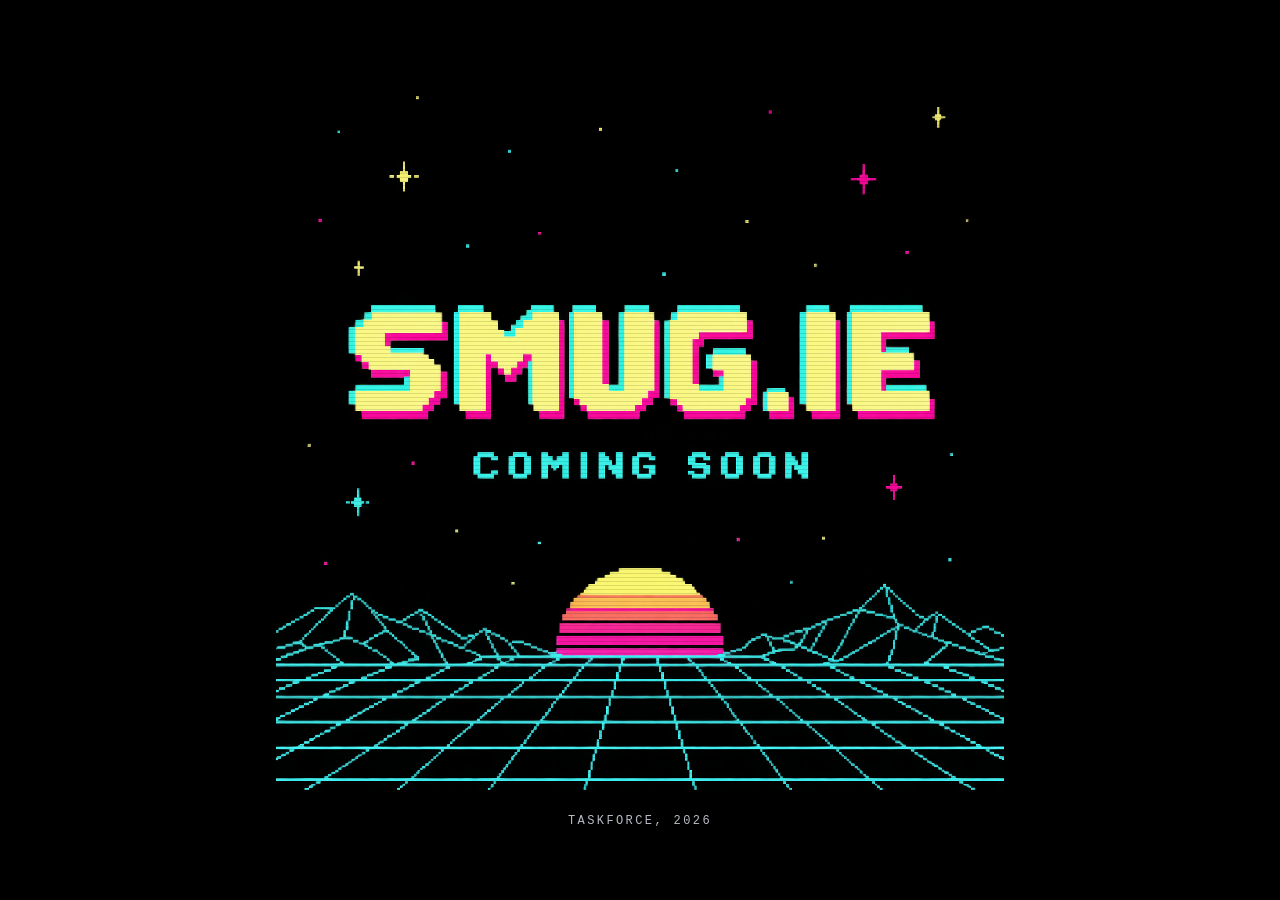
<file: index.html>
<!doctype html>
<html lang="en">
<head>
  <meta charset="utf-8">
  <meta name="viewport" content="width=device-width, initial-scale=1">
  <meta name="theme-color" content="#000000">
  <meta name="description" content="Smug.ie — coming soon. Taskforce, 2026.">
  <title>Smug.ie — Coming soon</title>
  <style>
    * { box-sizing: border-box; }
    html { background: #000; color-scheme: dark; }
    body { margin: 0; min-height: 100vh; min-height: 100svh; display: grid; place-items: center; background: #000; color: #b9bbc5; font-family: 'Courier New', monospace; }
    main { width: min(100%, 760px); padding: 20px 16px 28px; text-align: center; }
    .screen { position: relative; overflow: hidden; }
    img { display: block; width: 100%; height: auto; max-height: calc(100svh - 100px); object-fit: contain; image-rendering: pixelated; }
    .screen::after { content: ''; position: absolute; inset: 0; pointer-events: none; background: repeating-linear-gradient(transparent 0 3px, rgba(0,0,0,.12) 3px 4px); animation: shimmer 5s ease-in-out 1; }
    footer { margin-top: 22px; font-size: 12px; line-height: 1.5; letter-spacing: .2em; }
    .sr-only { position: absolute; width: 1px; height: 1px; padding: 0; margin: -1px; overflow: hidden; clip-path: inset(50%); white-space: nowrap; border: 0; }
    @keyframes shimmer { 0%,100% { opacity: .4; } 50% { opacity: .9; } }
    @media (prefers-reduced-motion: reduce) { .screen::after { animation: none; } }
  </style>
</head>
<body>
  <main>
    <h1 class="sr-only">Smug.ie — Coming soon</h1>
    <div class="screen"><img src="coming-soon.png" alt="Retro pixel-art Smug.ie coming soon title screen, with neon stars and a sunset over a cyan grid." width="1254" height="1254" fetchpriority="high"></div>
    <footer>TASKFORCE, 2026</footer>
  </main>
</body>
</html>
</file>
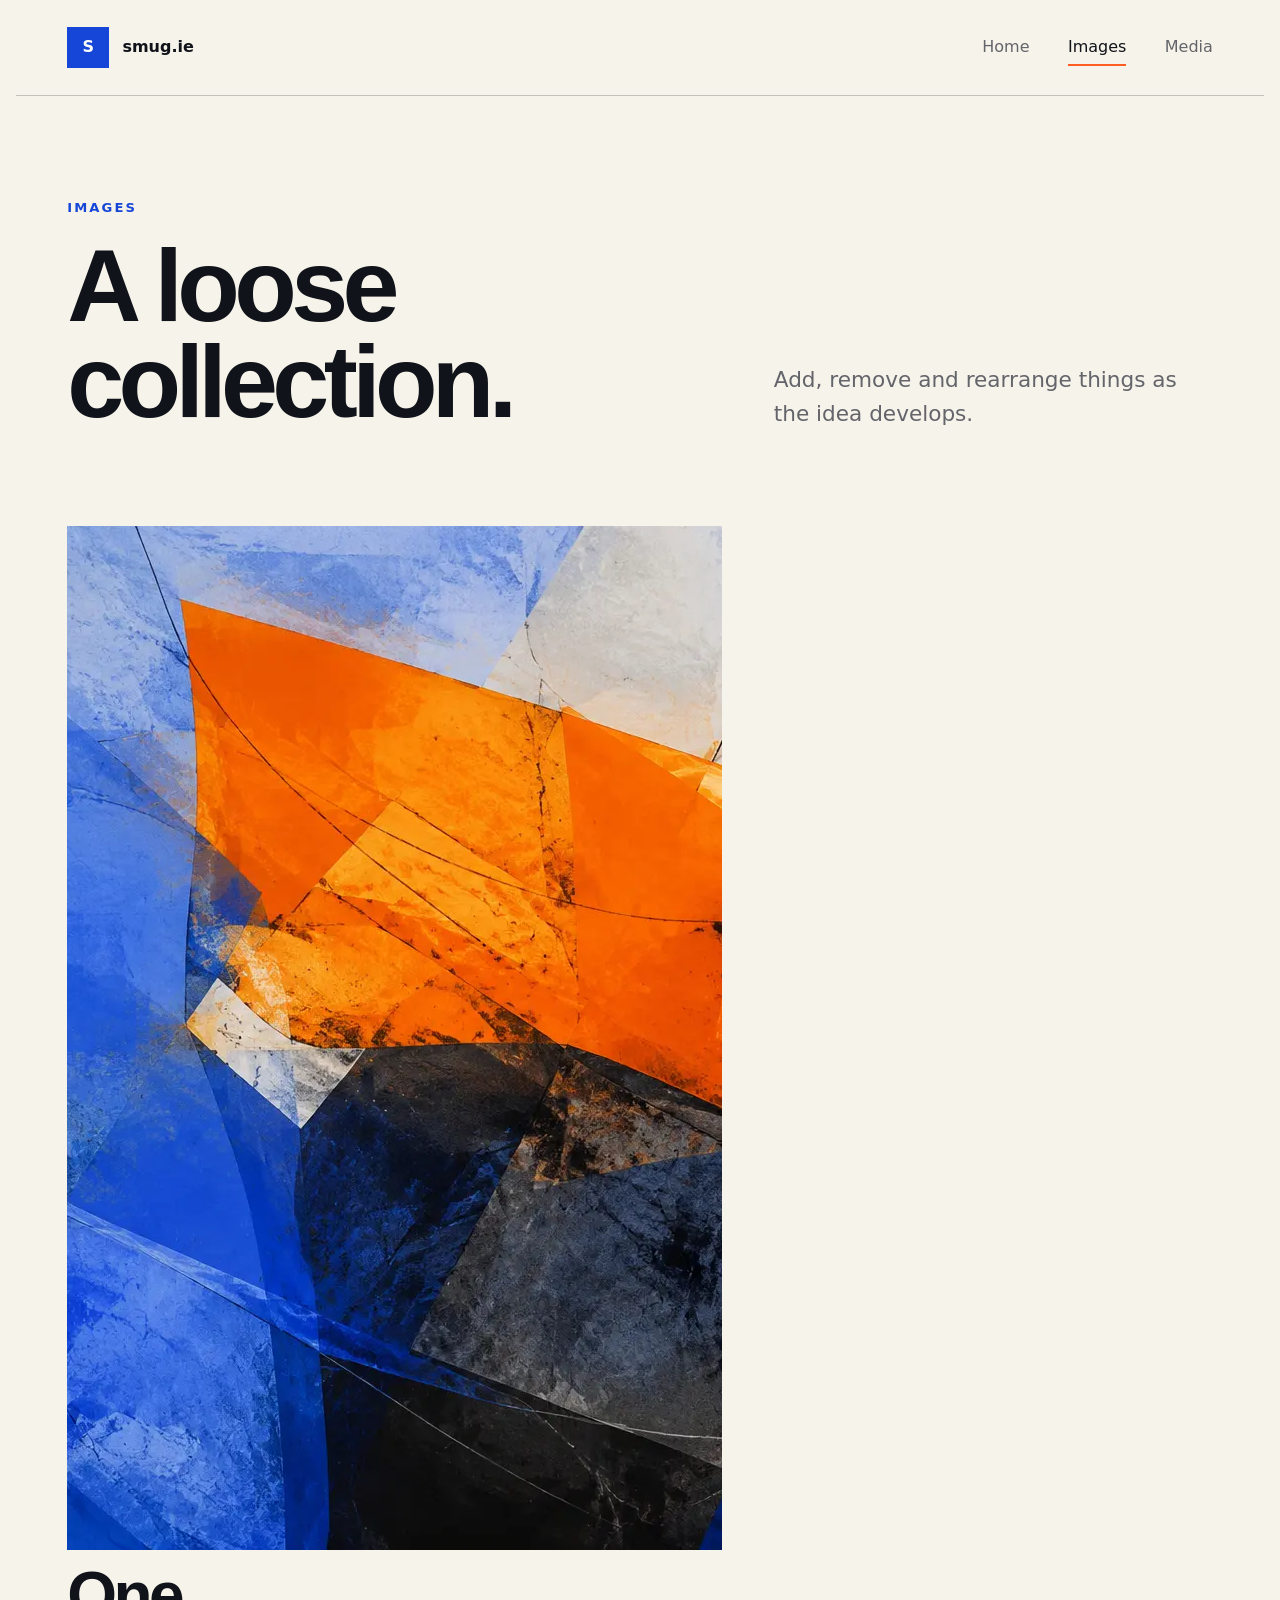
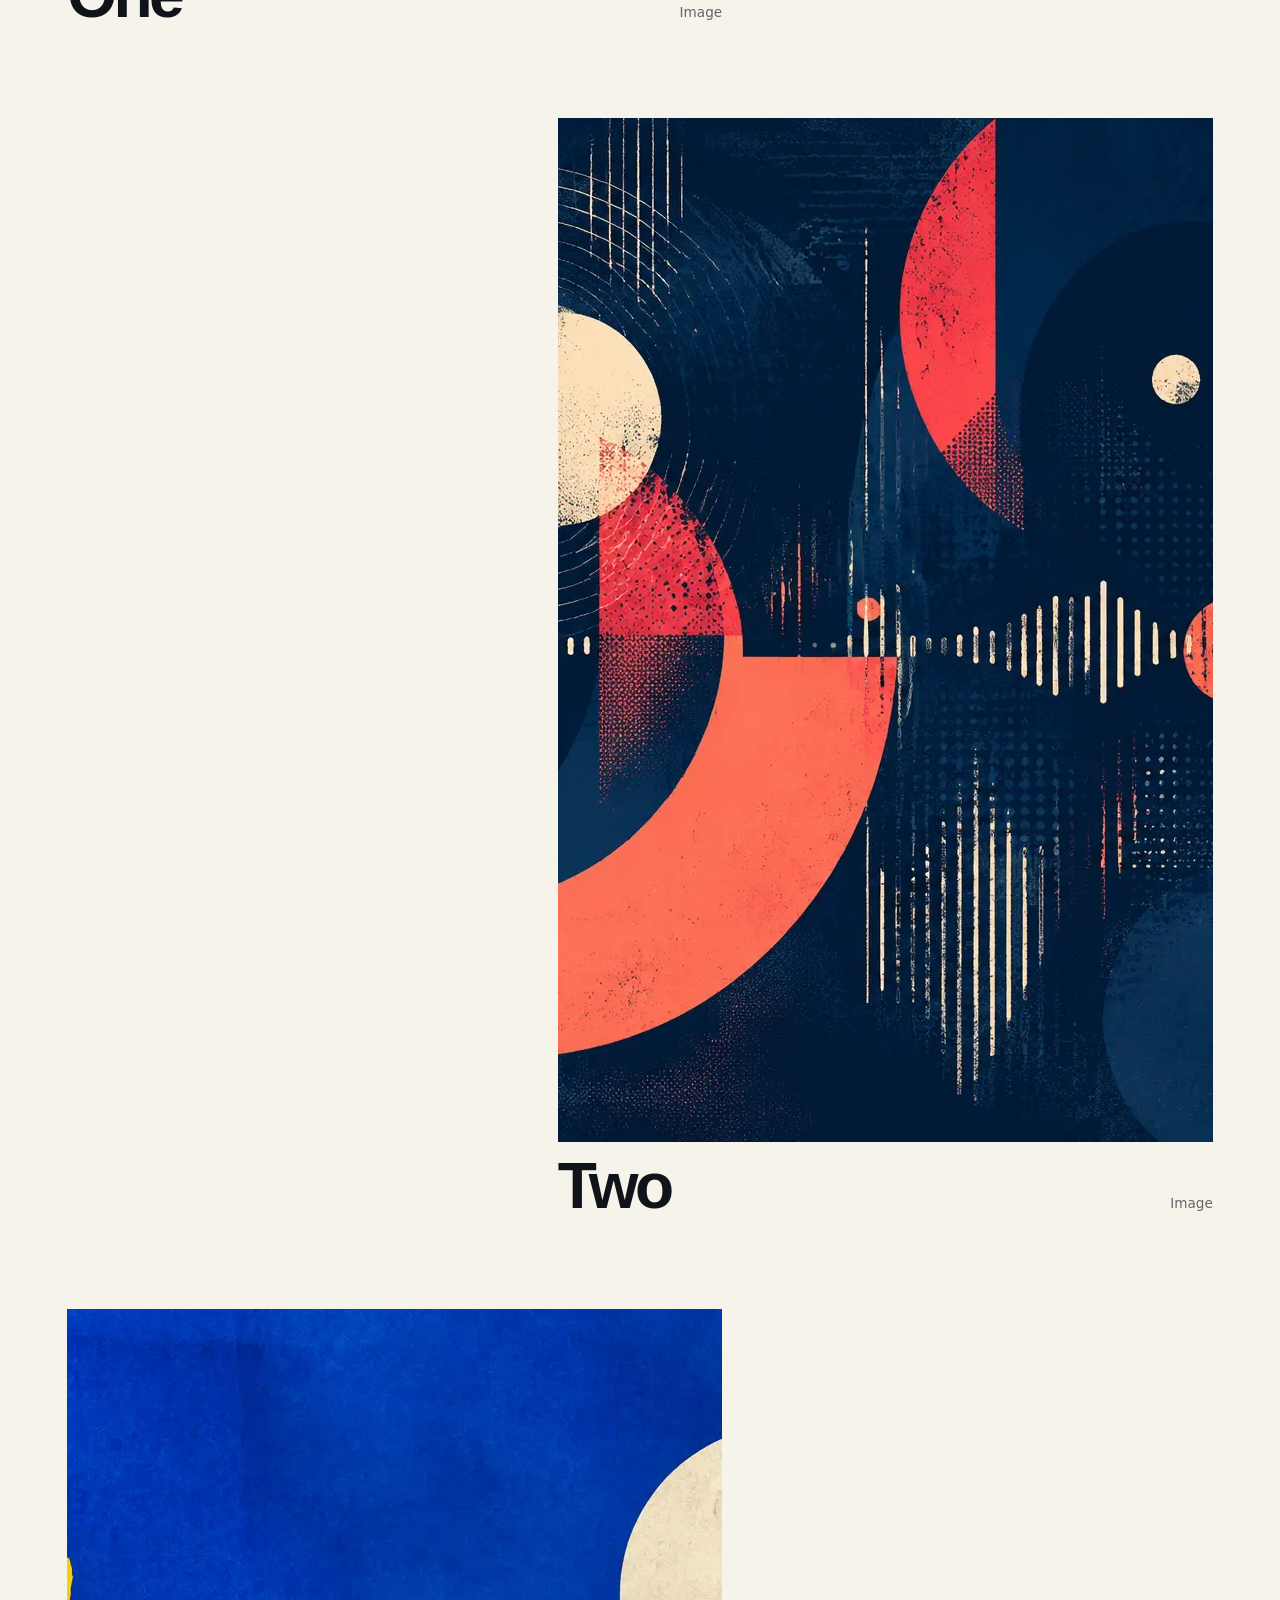
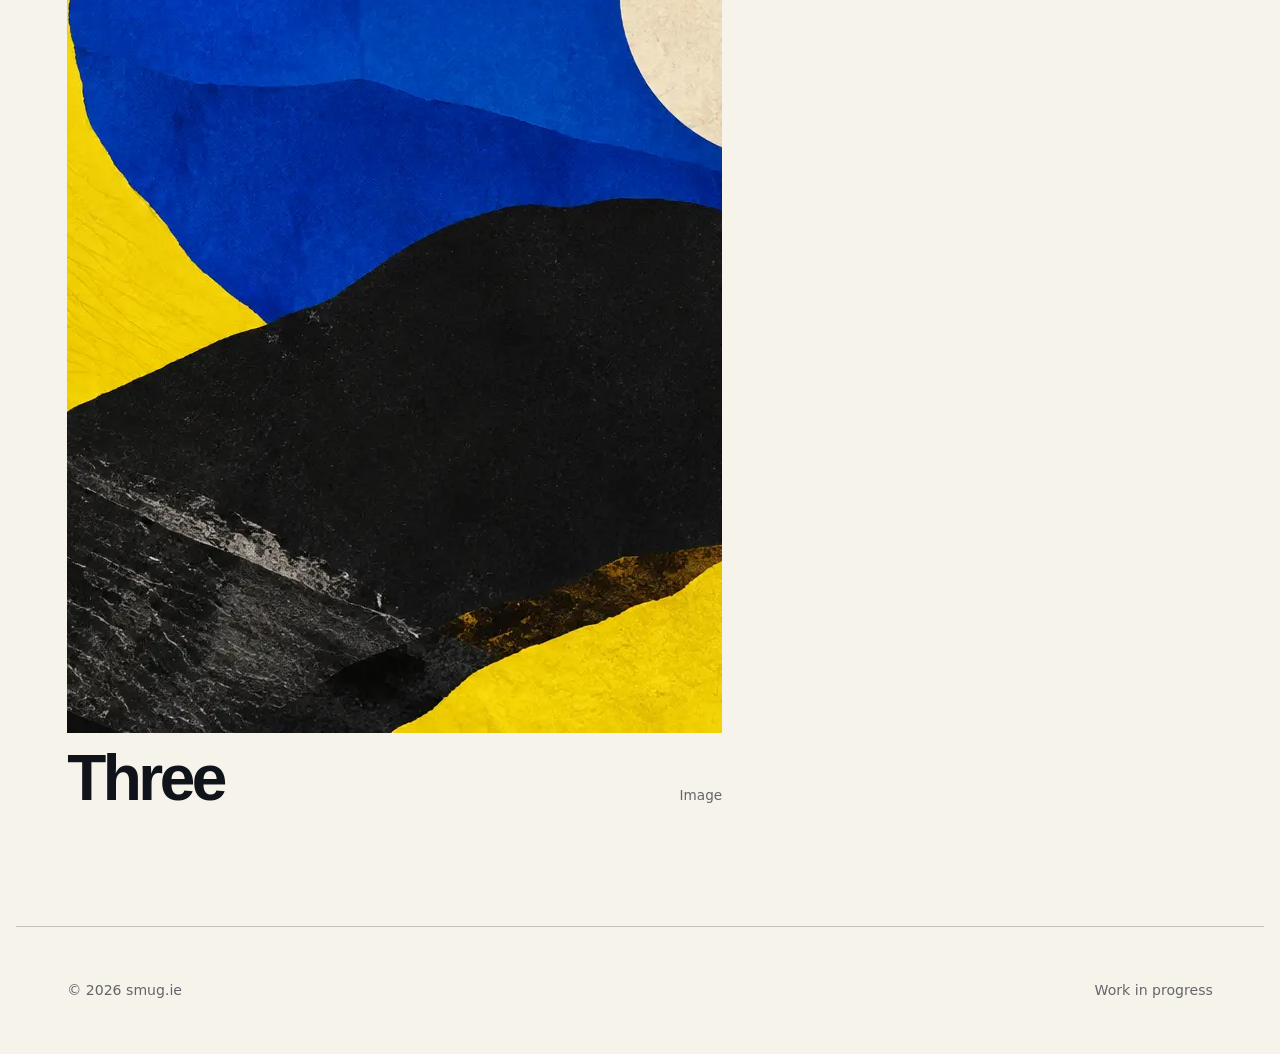
<file: gallery.html>
<!doctype html>
<html lang="en">
  <head>
    <meta charset="utf-8">
    <meta name="viewport" content="width=device-width, initial-scale=1">
    <meta name="description" content="Images on Smug.">
    <title>Images — Smug</title>
    <link rel="icon" href="assets/favicon.svg" type="image/svg+xml">
    <link rel="stylesheet" href="styles.css">
    <script src="site-config.js" defer></script>
    <script src="script.js" defer></script>
  </head>
  <body>
    <a class="skip-link" href="#main">Skip to content</a>
    <header class="site-header">
      <a class="brand" href="index.html" aria-label="Smug home">
        <span class="brand-mark" data-bind="initials">S</span>
        <span class="brand-name" data-bind="siteName">smug.ie</span>
      </a>
      <button class="menu-button" type="button" aria-expanded="false" aria-controls="navigation" data-menu-button>Menu</button>
      <nav class="navigation" id="navigation" aria-label="Main navigation" data-navigation>
        <a href="index.html" data-nav>Home</a>
        <a href="gallery.html" data-nav>Images</a>
        <a href="media.html" data-nav>Media</a>
      </nav>
    </header>

    <main class="page-shell" id="main">
      <header class="page-intro">
        <div>
          <p class="eyebrow">Images</p>
          <h1>A loose collection.</h1>
        </div>
        <p class="lede">Add, remove and rearrange things as the idea develops.</p>
      </header>

      <section class="gallery-grid" aria-label="Images">
        <article class="gallery-item" id="motion">
          <button class="gallery-button" type="button" data-gallery-item data-image="assets/work-motion.webp" data-alt="Abstract blue and orange layered composition" data-title="One">
            <img src="assets/work-motion.webp" alt="Abstract blue and orange layered composition" width="1536" height="1024">
            <div class="card-meta"><h2>One</h2><p>Image</p></div>
          </button>
        </article>
        <article class="gallery-item" id="rhythm">
          <button class="gallery-button" type="button" data-gallery-item data-image="assets/work-rhythm.webp" data-alt="Abstract coral arcs and ivory sound-wave forms on deep blue" data-title="Two">
            <img src="assets/work-rhythm.webp" alt="Abstract coral arcs and ivory sound-wave forms on deep blue" loading="lazy" width="1536" height="1024">
            <div class="card-meta"><h2>Two</h2><p>Image</p></div>
          </button>
        </article>
        <article class="gallery-item" id="place">
          <button class="gallery-button" type="button" data-gallery-item data-image="assets/work-place.webp" data-alt="Abstract yellow, blue and black paper landscape" data-title="Three">
            <img src="assets/work-place.webp" alt="Abstract yellow, blue and black paper landscape" loading="lazy" width="1536" height="1024">
            <div class="card-meta"><h2>Three</h2><p>Image</p></div>
          </button>
        </article>
      </section>
    </main>

    <dialog class="gallery-dialog" id="gallery-dialog" aria-label="Expanded artwork">
      <img src="assets/work-motion.webp" alt="">
      <div class="dialog-bar">
        <p data-dialog-title>Artwork</p>
        <button class="dialog-close" type="button" data-close>Close</button>
      </div>
    </dialog>

    <footer class="site-footer">
      <p>© <span data-year>2026</span> <span data-bind="siteName">smug.ie</span></p>
      <p>Work in progress</p>
    </footer>
  </body>
</html>
</file>
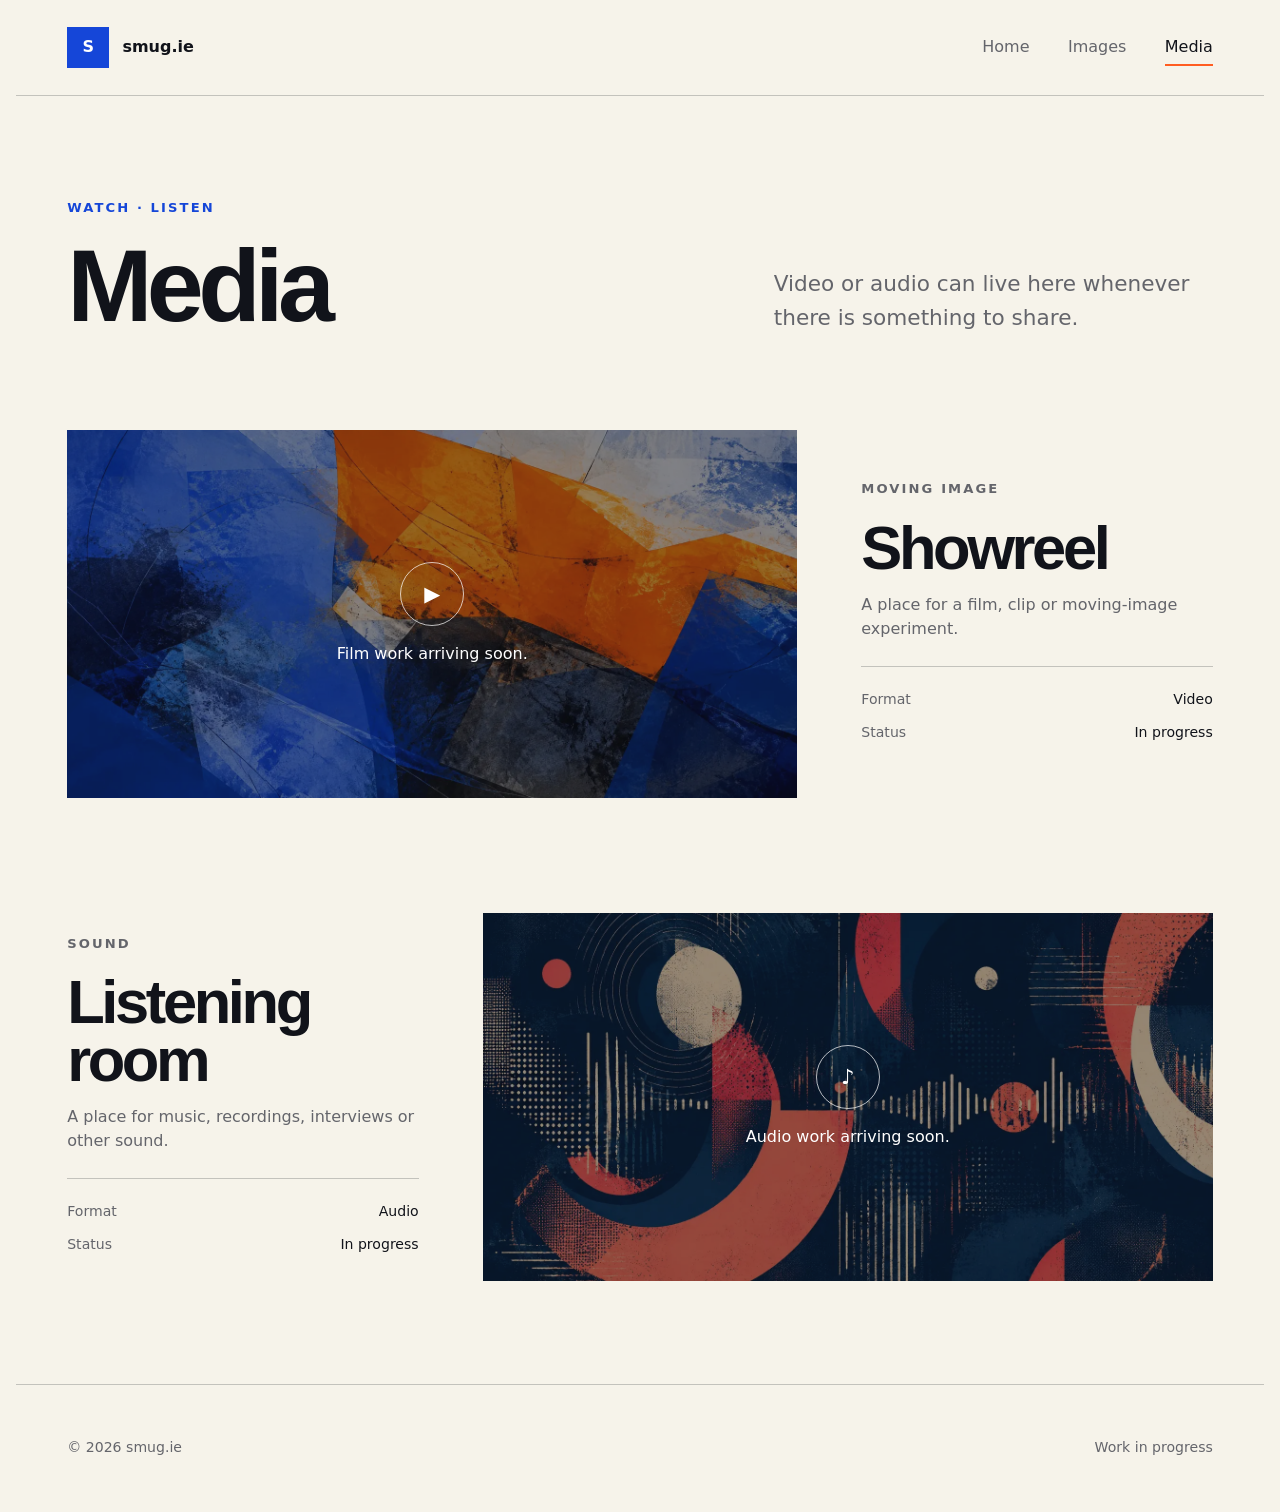
<file: media.html>
<!doctype html>
<html lang="en">
  <head>
    <meta charset="utf-8">
    <meta name="viewport" content="width=device-width, initial-scale=1">
    <meta name="description" content="Video and audio on Smug.">
    <title>Media — Smug</title>
    <link rel="icon" href="assets/favicon.svg" type="image/svg+xml">
    <link rel="stylesheet" href="styles.css">
    <script src="site-config.js" defer></script>
    <script src="script.js" defer></script>
  </head>
  <body>
    <a class="skip-link" href="#main">Skip to content</a>
    <header class="site-header">
      <a class="brand" href="index.html" aria-label="Smug home">
        <span class="brand-mark" data-bind="initials">S</span>
        <span class="brand-name" data-bind="siteName">smug.ie</span>
      </a>
      <button class="menu-button" type="button" aria-expanded="false" aria-controls="navigation" data-menu-button>Menu</button>
      <nav class="navigation" id="navigation" aria-label="Main navigation" data-navigation>
        <a href="index.html" data-nav>Home</a>
        <a href="gallery.html" data-nav>Images</a>
        <a href="media.html" data-nav>Media</a>
      </nav>
    </header>

    <main class="page-shell" id="main">
      <header class="page-intro">
        <div>
          <p class="eyebrow">Watch · Listen</p>
          <h1>Media</h1>
        </div>
        <p class="lede">Video or audio can live here whenever there is something to share.</p>
      </header>

      <section class="media-list" aria-label="Media projects">
        <article class="media-project">
          <div class="media-frame" data-video-mount>
            <img src="assets/work-motion.webp" alt="" width="1536" height="1024">
            <div class="empty-media">
              <span class="play-mark" aria-hidden="true">▶</span>
              <p>Film work arriving soon.</p>
            </div>
          </div>
          <div class="media-copy">
            <p class="eyebrow">Moving image</p>
            <h2>Showreel</h2>
            <p>A place for a film, clip or moving-image experiment.</p>
            <ul class="meta-list">
              <li><span>Format</span> Video</li>
              <li><span>Status</span> In progress</li>
            </ul>
          </div>
        </article>

        <article class="media-project">
          <div class="media-frame audio-frame" data-audio-mount>
            <img src="assets/work-rhythm.webp" alt="" loading="lazy" width="1536" height="1024">
            <div class="empty-media">
              <span class="play-mark" aria-hidden="true">♪</span>
              <p>Audio work arriving soon.</p>
            </div>
          </div>
          <div class="media-copy">
            <p class="eyebrow">Sound</p>
            <h2>Listening room</h2>
            <p>A place for music, recordings, interviews or other sound.</p>
            <ul class="meta-list">
              <li><span>Format</span> Audio</li>
              <li><span>Status</span> In progress</li>
            </ul>
          </div>
        </article>
      </section>
    </main>

    <footer class="site-footer">
      <p>© <span data-year>2026</span> <span data-bind="siteName">smug.ie</span></p>
      <p>Work in progress</p>
    </footer>
  </body>
</html>
</file>
<file: styles.css>
:root {
  --ink: #11131a;
  --paper: #f6f3ea;
  --blue: #1546d8;
  --orange: #ff5d22;
  --yellow: #f4da22;
  --muted: #64656b;
  --line: rgba(17, 19, 26, 0.22);
  --max: 78rem;
  --gutter: clamp(1rem, 4vw, 3.5rem);
  --display: "Arial Narrow", "Aptos Narrow", "Helvetica Neue", Arial, sans-serif;
  --body: Inter, ui-sans-serif, system-ui, -apple-system, BlinkMacSystemFont, "Segoe UI", sans-serif;
}

* {
  box-sizing: border-box;
}

html {
  scroll-behavior: smooth;
}

body {
  margin: 0;
  min-width: 20rem;
  color: var(--ink);
  background: var(--paper);
  font-family: var(--body);
  font-size: 1rem;
  line-height: 1.55;
  -webkit-font-smoothing: antialiased;
}

img {
  display: block;
  max-width: 100%;
}

a {
  color: inherit;
}

button,
input,
textarea,
select {
  font: inherit;
}

.skip-link {
  position: fixed;
  z-index: 100;
  top: 0.75rem;
  left: 0.75rem;
  padding: 0.7rem 1rem;
  color: white;
  background: var(--ink);
  transform: translateY(-150%);
}

.skip-link:focus {
  transform: translateY(0);
}

.site-header,
.site-footer,
.page-shell {
  width: min(100%, var(--max));
  margin-inline: auto;
  padding-inline: var(--gutter);
}

.site-header {
  display: flex;
  min-height: 6rem;
  align-items: center;
  justify-content: space-between;
  gap: 2rem;
  border-bottom: 1px solid var(--line);
}

.brand {
  display: inline-flex;
  align-items: center;
  gap: 0.85rem;
  text-decoration: none;
}

.brand-mark {
  display: grid;
  width: 2.6rem;
  height: 2.6rem;
  place-items: center;
  color: white;
  background: var(--blue);
  font-weight: 800;
  letter-spacing: -0.05em;
}

.brand-name {
  font-weight: 700;
}

.navigation {
  display: flex;
  align-items: center;
  gap: clamp(1rem, 3vw, 2.5rem);
}

.navigation a {
  position: relative;
  padding-block: 0.4rem;
  color: var(--muted);
  text-decoration: none;
}

.navigation a:hover,
.navigation a:focus-visible,
.navigation a[aria-current="page"] {
  color: var(--ink);
}

.navigation a[aria-current="page"]::after {
  position: absolute;
  right: 0;
  bottom: 0;
  left: 0;
  height: 0.16rem;
  background: var(--orange);
  content: "";
}

.menu-button {
  display: none;
  padding: 0.55rem 0.8rem;
  border: 1px solid var(--ink);
  color: var(--ink);
  background: transparent;
}

.page-shell {
  padding-block: clamp(3.5rem, 8vw, 7.5rem);
}

.hero {
  display: grid;
  grid-template-columns: minmax(0, 0.95fr) minmax(20rem, 1.05fr);
  align-items: end;
  gap: clamp(2rem, 6vw, 6rem);
}

.eyebrow {
  margin: 0 0 1.2rem;
  color: var(--blue);
  font-size: 0.82rem;
  font-weight: 800;
  letter-spacing: 0.16em;
  text-transform: uppercase;
}

h1,
h2,
h3,
p {
  margin-top: 0;
}

h1,
h2 {
  font-family: var(--display);
  font-weight: 800;
  letter-spacing: -0.055em;
  line-height: 0.94;
}

h1 {
  max-width: 10ch;
  margin-bottom: 1.7rem;
  font-size: clamp(3.25rem, 8vw, 7.8rem);
}

h2 {
  margin-bottom: 1rem;
  font-size: clamp(2.3rem, 5vw, 4.8rem);
}

h3 {
  font-size: 1.08rem;
}

.lede {
  max-width: 34rem;
  margin-bottom: 0;
  color: var(--muted);
  font-size: clamp(1.08rem, 2vw, 1.35rem);
}

.hero-art {
  position: relative;
  margin: 0;
}

.hero-art::before {
  position: absolute;
  z-index: -1;
  top: -1.1rem;
  right: -1.1rem;
  width: 58%;
  height: 42%;
  background: var(--yellow);
  content: "";
}

.hero-art img {
  width: 100%;
  aspect-ratio: 4 / 5;
  object-fit: cover;
}

.hero-art figcaption {
  display: flex;
  justify-content: space-between;
  gap: 1rem;
  padding-top: 0.75rem;
  color: var(--muted);
  font-size: 0.82rem;
}

.section {
  margin-top: clamp(5rem, 12vw, 10rem);
}

.section-heading {
  display: flex;
  align-items: end;
  justify-content: space-between;
  gap: 2rem;
  margin-bottom: 2rem;
  border-bottom: 1px solid var(--line);
}

.section-heading h2 {
  margin-bottom: 1.2rem;
}

.text-link {
  display: inline-block;
  margin-bottom: 1.5rem;
  font-weight: 750;
  text-underline-offset: 0.28em;
}

.work-grid {
  display: grid;
  grid-template-columns: repeat(12, minmax(0, 1fr));
  gap: clamp(1rem, 2vw, 1.75rem);
}

.work-card {
  grid-column: span 4;
}

.work-card:nth-child(2) {
  margin-top: 4rem;
}

.work-card a,
.gallery-button {
  display: block;
  color: inherit;
  text-decoration: none;
}

.work-card img,
.gallery-button img {
  width: 100%;
  aspect-ratio: 4 / 3;
  object-fit: cover;
  transition: transform 220ms ease, filter 220ms ease;
}

.work-card a:hover img,
.work-card a:focus-visible img,
.gallery-button:hover img,
.gallery-button:focus-visible img {
  filter: saturate(1.15);
  transform: translateY(-0.35rem);
}

.card-meta {
  display: flex;
  align-items: baseline;
  justify-content: space-between;
  gap: 1rem;
  padding-top: 0.9rem;
}

.card-meta h3,
.card-meta p {
  margin-bottom: 0;
}

.card-meta p {
  color: var(--muted);
  font-size: 0.85rem;
}

.media-band {
  display: grid;
  grid-template-columns: minmax(0, 1.25fr) minmax(17rem, 0.75fr);
  gap: clamp(2rem, 6vw, 6rem);
  align-items: center;
  padding: clamp(2rem, 5vw, 4.5rem);
  color: white;
  background: var(--ink);
}

.media-band img {
  width: 100%;
  aspect-ratio: 16 / 10;
  object-fit: cover;
}

.media-band .eyebrow {
  color: #ff8b63;
}

.media-band h2 {
  font-size: clamp(2.4rem, 5vw, 5rem);
}

.media-band p {
  color: rgba(255, 255, 255, 0.72);
}

.media-band .text-link {
  margin-bottom: 0;
}

.page-intro {
  display: grid;
  grid-template-columns: minmax(0, 1.2fr) minmax(15rem, 0.8fr);
  gap: 3rem;
  align-items: end;
  margin-bottom: clamp(3rem, 8vw, 6rem);
}

.page-intro h1 {
  margin-bottom: 0;
}

.page-intro .lede {
  justify-self: end;
}

.gallery-grid {
  display: grid;
  grid-template-columns: repeat(12, minmax(0, 1fr));
  gap: clamp(2rem, 6vw, 5rem) clamp(1rem, 3vw, 2rem);
}

.gallery-item {
  grid-column: span 7;
}

.gallery-item:nth-child(even) {
  grid-column: 6 / span 7;
}

.gallery-button {
  width: 100%;
  padding: 0;
  border: 0;
  text-align: left;
  background: transparent;
  cursor: zoom-in;
}

.gallery-item:nth-child(2) img {
  aspect-ratio: 16 / 11;
}

.gallery-item:nth-child(3) img {
  aspect-ratio: 3 / 2;
}

.gallery-dialog {
  width: min(94vw, 75rem);
  max-height: 92vh;
  padding: 0;
  border: 0;
  color: white;
  background: var(--ink);
}

.gallery-dialog::backdrop {
  background: rgba(10, 12, 18, 0.88);
}

.gallery-dialog img {
  width: 100%;
  max-height: 78vh;
  object-fit: contain;
}

.dialog-bar {
  display: flex;
  align-items: center;
  justify-content: space-between;
  gap: 1rem;
  padding: 0.8rem 1rem;
}

.dialog-bar p {
  margin: 0;
}

.dialog-close {
  padding: 0.45rem 0.8rem;
  border: 1px solid rgba(255, 255, 255, 0.5);
  color: white;
  background: transparent;
  cursor: pointer;
}

.media-list {
  display: grid;
  gap: clamp(4rem, 9vw, 8rem);
}

.media-project {
  display: grid;
  grid-template-columns: minmax(0, 1.35fr) minmax(17rem, 0.65fr);
  gap: clamp(1.5rem, 5vw, 5rem);
  align-items: center;
}

.media-project:nth-child(even) {
  grid-template-columns: minmax(17rem, 0.65fr) minmax(0, 1.35fr);
}

.media-project:nth-child(even) .media-frame {
  order: 2;
}

.media-frame {
  position: relative;
  display: grid;
  min-height: 23rem;
  place-items: center;
  overflow: hidden;
  color: white;
  background: var(--ink);
}

.media-frame > img {
  position: absolute;
  inset: 0;
  width: 100%;
  height: 100%;
  object-fit: cover;
  opacity: 0.56;
}

.media-frame iframe {
  position: absolute;
  inset: 0;
  width: 100%;
  height: 100%;
  border: 0;
}

.media-frame.has-media > img,
.media-frame.has-media .empty-media {
  display: none;
}

.empty-media {
  position: relative;
  z-index: 1;
  max-width: 20rem;
  padding: 2rem;
  text-align: center;
}

.play-mark {
  display: grid;
  width: 4rem;
  height: 4rem;
  margin: 0 auto 1rem;
  place-items: center;
  border: 1px solid rgba(255, 255, 255, 0.7);
  border-radius: 50%;
  font-size: 1.3rem;
}

.empty-media p {
  margin-bottom: 0;
}

.media-copy h2 {
  font-size: clamp(2.3rem, 4.8vw, 4.4rem);
}

.media-copy p {
  color: var(--muted);
}

.meta-list {
  margin: 1.5rem 0 0;
  padding: 1rem 0 0;
  border-top: 1px solid var(--line);
  list-style: none;
}

.meta-list li {
  display: flex;
  justify-content: space-between;
  gap: 2rem;
  padding: 0.35rem 0;
  font-size: 0.88rem;
}

.meta-list span {
  color: var(--muted);
}

.audio-frame audio {
  position: relative;
  z-index: 1;
  width: min(88%, 34rem);
}

.site-footer {
  display: flex;
  min-height: 8rem;
  align-items: center;
  justify-content: space-between;
  gap: 2rem;
  border-top: 1px solid var(--line);
  color: var(--muted);
  font-size: 0.88rem;
}

.site-footer p {
  margin: 0;
}

:focus-visible {
  outline: 3px solid var(--orange);
  outline-offset: 4px;
}

@media (max-width: 760px) {
  .site-header {
    position: relative;
    min-height: 5rem;
  }

  .menu-button {
    display: block;
  }

  .navigation {
    position: absolute;
    z-index: 20;
    top: calc(100% + 1px);
    right: var(--gutter);
    left: var(--gutter);
    display: none;
    align-items: stretch;
    flex-direction: column;
    gap: 0;
    padding: 0.5rem;
    border: 1px solid var(--ink);
    background: var(--paper);
  }

  .navigation[data-open="true"] {
    display: flex;
  }

  .navigation a {
    padding: 0.8rem;
  }

  .navigation a[aria-current="page"]::after {
    display: none;
  }

  .hero,
  .page-intro,
  .media-band,
  .media-project,
  .media-project:nth-child(even) {
    grid-template-columns: 1fr;
  }

  .hero {
    align-items: start;
  }

  .hero-art {
    width: calc(100% - 1rem);
    margin-top: 1rem;
  }

  .hero-art img {
    aspect-ratio: 4 / 3;
  }

  .work-card {
    grid-column: span 12;
  }

  .work-card:nth-child(2) {
    margin-top: 0;
  }

  .section-heading {
    align-items: start;
    flex-direction: column;
    gap: 0;
  }

  .page-intro .lede {
    justify-self: start;
  }

  .gallery-item,
  .gallery-item:nth-child(even) {
    grid-column: span 12;
  }

  .media-project:nth-child(even) .media-frame {
    order: 0;
  }

  .media-frame {
    min-height: 18rem;
  }

  .site-footer {
    align-items: flex-start;
    flex-direction: column;
    justify-content: center;
    gap: 0.3rem;
  }
}

@media (prefers-reduced-motion: reduce) {
  html {
    scroll-behavior: auto;
  }

  *,
  *::before,
  *::after {
    scroll-behavior: auto !important;
    transition-duration: 0.01ms !important;
  }
}
</file>
